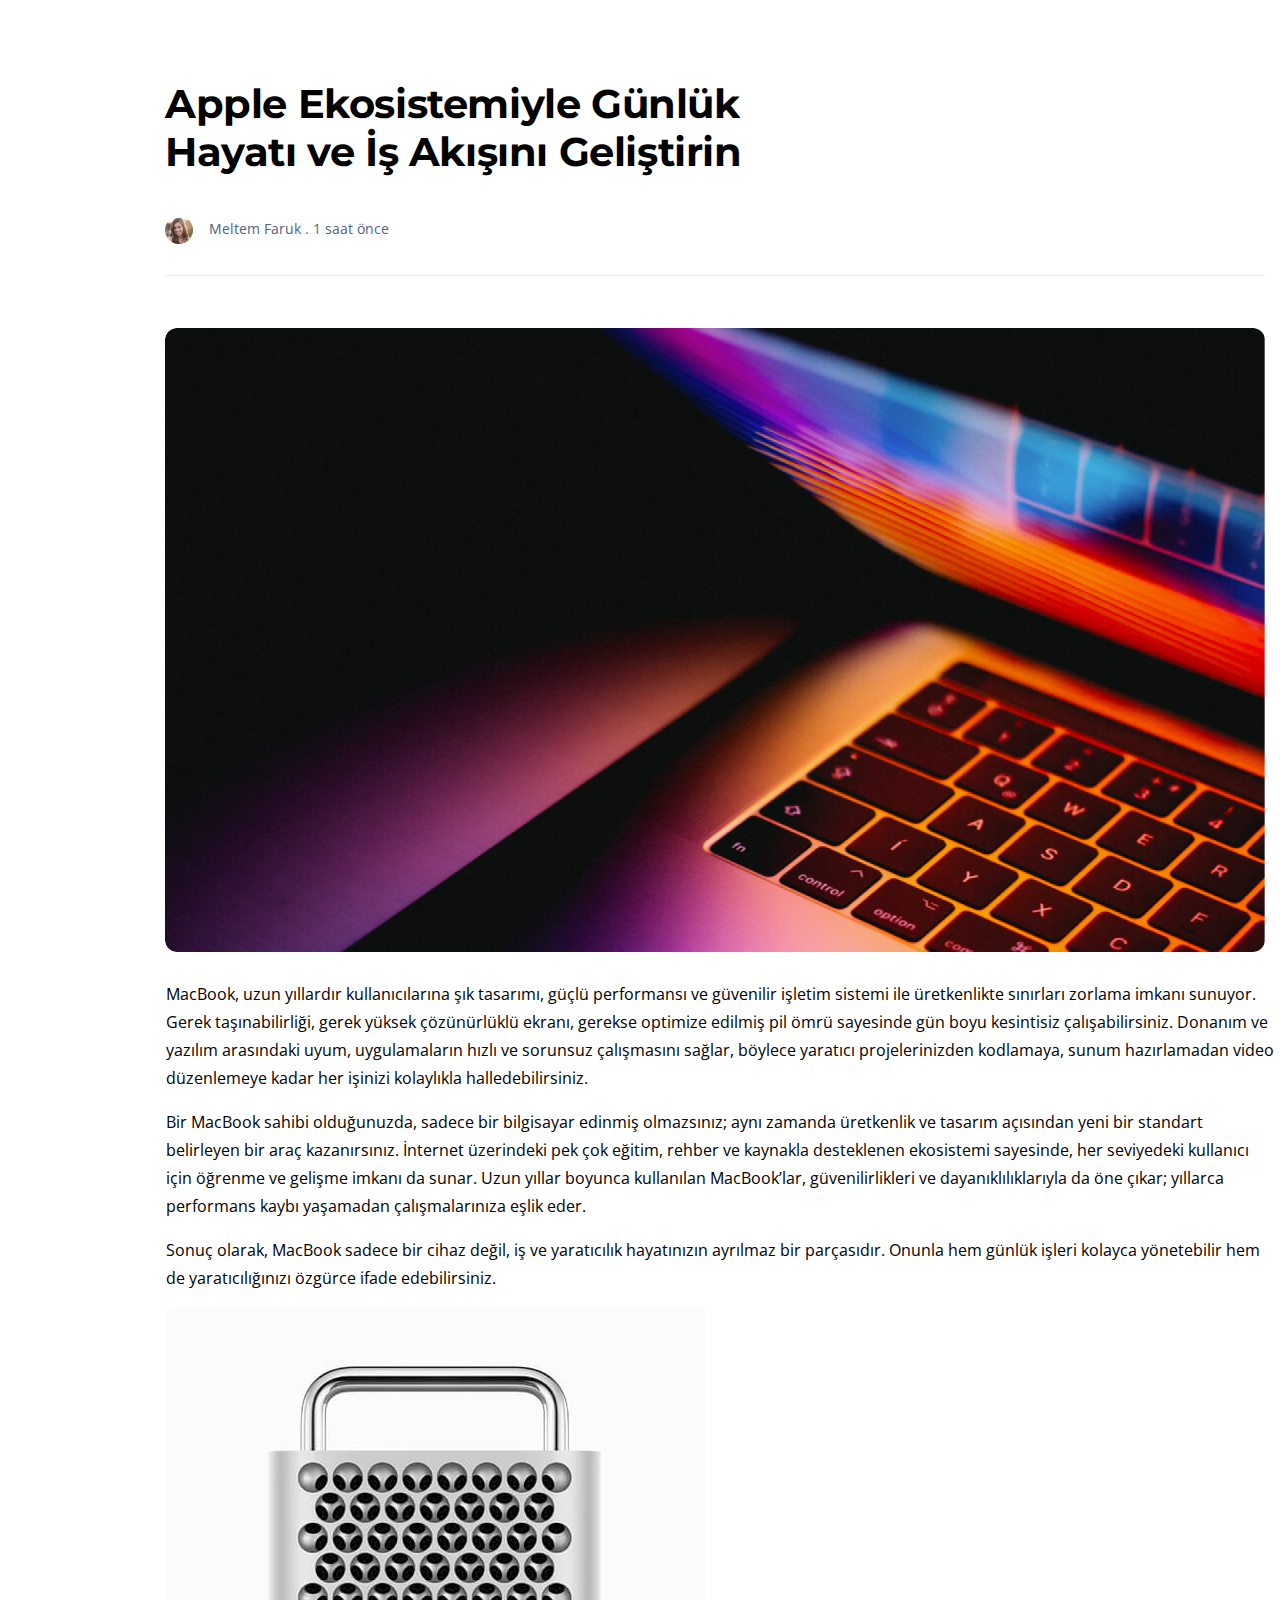
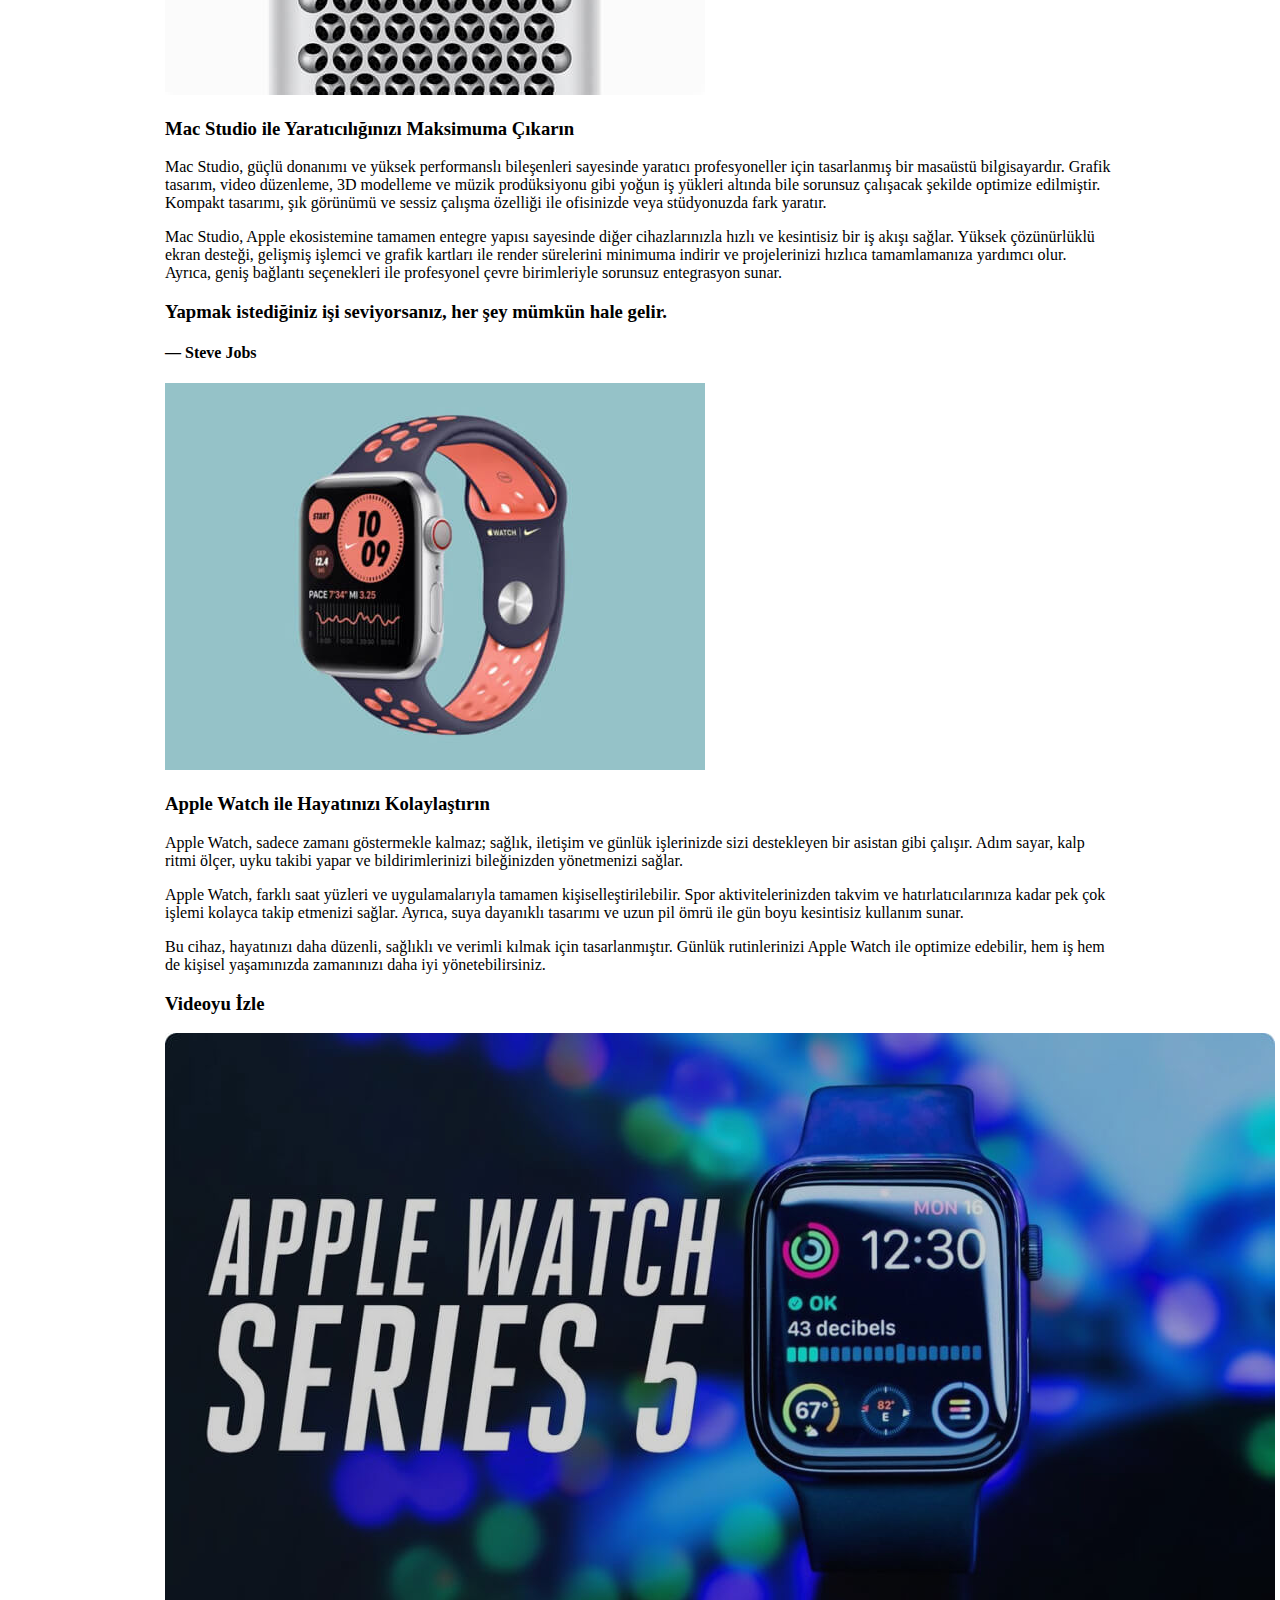
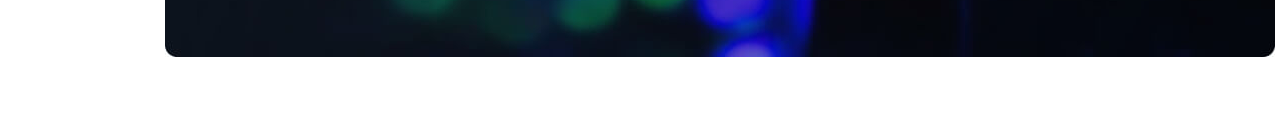
<file: index.html>
<!DOCTYPE html>
<html lang="tr">

<head>
  <meta charset="UTF-8">
  <meta name="viewport" content="width=device-width, initial-scale=1.0">
  <title>Blog Page</title>
  <link rel="stylesheet" href="assets/css/blogPage.css">
  <link href="https://fonts.googleapis.com/css2?family=Open+Sans:wght@400;600;700&display=swap" rel="stylesheet">
  <link href="https://fonts.googleapis.com/css2?family=Montserrat:wght@400;500;600;700&display=swap" rel="stylesheet">

</head>

<body>
  <main>
    <!-- Head Start -->
    <div class="container">
      <div class="appleSection">
        <h1 class="apple">Apple Ekosistemiyle Günlük Hayatı ve
          İş Akışını Geliştirin</h1>
        <img class="appleContentImg" src="assets/img/avatar.png" alt="">
        <p class="appleContentText">Meltem Faruk . 1 saat önce </p>
        <hr class="border">
      </div>
      <!-- Head End -->

      <!-- Mac Content Start -->
      <div>
        <img class="mac" src="assets/img/macbook.jpg" alt="Macbook gorseli">
        <div class="macText">
          <p>MacBook, uzun yıllardır kullanıcılarına şık tasarımı, güçlü performansı ve güvenilir işletim sistemi ile
            üretkenlikte sınırları zorlama imkanı sunuyor. Gerek taşınabilirliği, gerek yüksek çözünürlüklü ekranı,
            gerekse optimize edilmiş pil ömrü sayesinde gün boyu kesintisiz çalışabilirsiniz. Donanım ve yazılım
            arasındaki uyum, uygulamaların hızlı ve sorunsuz çalışmasını sağlar, böylece yaratıcı projelerinizden
            kodlamaya, sunum hazırlamadan video düzenlemeye kadar her işinizi kolaylıkla halledebilirsiniz.</p>

          <p>Bir MacBook sahibi olduğunuzda, sadece bir bilgisayar edinmiş olmazsınız; aynı zamanda üretkenlik ve
            tasarım
            açısından yeni bir standart belirleyen bir araç kazanırsınız. İnternet üzerindeki pek çok eğitim, rehber ve
            kaynakla desteklenen ekosistemi sayesinde, her seviyedeki kullanıcı için öğrenme ve gelişme imkanı da sunar.
            Uzun yıllar boyunca kullanılan MacBook’lar, güvenilirlikleri ve dayanıklılıklarıyla da öne çıkar; yıllarca
            performans kaybı yaşamadan çalışmalarınıza eşlik eder.</p>

          <p>Sonuç olarak, MacBook sadece bir cihaz değil, iş ve yaratıcılık hayatınızın ayrılmaz bir parçasıdır. Onunla
            hem günlük işleri kolayca yönetebilir hem de yaratıcılığınızı özgürce ifade edebilirsiniz. </p>
        </div>
      </div>
      <!-- Mac Content End -->

      <!-- Mac Studio Content Start -->
      <div class="macStudio">
        <img class="studioImg" src="assets/img/macStudio.jpg" alt="Mac Studio Gorseli">
        <h3 class="studioH3" >Mac Studio ile Yaratıcılığınızı Maksimuma Çıkarın</h3>
        <div class="studioText">
          <p>Mac Studio, güçlü donanımı ve yüksek performanslı bileşenleri sayesinde yaratıcı profesyoneller için
            tasarlanmış bir masaüstü bilgisayardır. Grafik tasarım, video düzenleme, 3D modelleme ve müzik prodüksiyonu
            gibi yoğun iş yükleri altında bile sorunsuz çalışacak şekilde optimize edilmiştir. Kompakt tasarımı, şık
            görünümü ve sessiz çalışma özelliği ile ofisinizde veya stüdyonuzda fark yaratır.</p>

          <p>Mac Studio, Apple ekosistemine tamamen entegre yapısı sayesinde diğer cihazlarınızla hızlı ve kesintisiz
            bir
            iş akışı sağlar. Yüksek çözünürlüklü ekran desteği, gelişmiş işlemci ve grafik kartları ile render
            sürelerini
            minimuma indirir ve projelerinizi hızlıca tamamlamanıza yardımcı olur. Ayrıca, geniş bağlantı seçenekleri
            ile
            profesyonel çevre birimleriyle sorunsuz entegrasyon sunar.</p>
        </div>
      </div>
      <!-- Mac Studio Content End -->
      
      <!-- Motto Content Start -->
      <div class="mottoBG">
        <div>
          <h3 class="mottoH3" >Yapmak istediğiniz işi seviyorsanız, her şey mümkün hale gelir.</h3>
          <h4 class="mottoH4">― Steve Jobs</h4>
        </div>
      </div>
      <!-- Motto Content End -->

      <!-- Apple Watch Content Start -->
       <div class="appleWatch">
        <img class="watchImg" src="assets/img/watch.jpg" alt="Apple Watch Gorseli">
        <h3 class="watchH3" >Apple Watch ile Hayatınızı Kolaylaştırın</h3>
        <div class="watchText">
          <p>Apple Watch, sadece zamanı göstermekle kalmaz; sağlık, iletişim ve günlük işlerinizde sizi destekleyen bir asistan gibi çalışır. Adım sayar, kalp ritmi ölçer, uyku takibi yapar ve bildirimlerinizi bileğinizden yönetmenizi sağlar.</p>

          <p>Apple Watch, farklı saat yüzleri ve uygulamalarıyla tamamen kişiselleştirilebilir. Spor aktivitelerinizden takvim ve hatırlatıcılarınıza kadar pek çok işlemi kolayca takip etmenizi sağlar. Ayrıca, suya dayanıklı tasarımı ve uzun pil ömrü ile gün boyu kesintisiz kullanım sunar. </p>

          <p>Bu cihaz, hayatınızı daha düzenli, sağlıklı ve verimli kılmak için tasarlanmıştır. Günlük rutinlerinizi Apple Watch ile optimize edebilir, hem iş hem de kişisel yaşamınızda zamanınızı daha iyi yönetebilirsiniz.</p>
        </div>
      </div>  
      <!-- Apple Watch Content End -->

      <div class="series5Container">
        <h3 class="seriesTitle">Videoyu İzle</h3>
        <img class="seriesImg" src="assets/img/watchSeries5.jpg" alt="">
        <img class="seriesIcon" src="assets/img/playButton.png" alt="">
      </div>

    </div>
  </main>
</body>

</html>
</file>
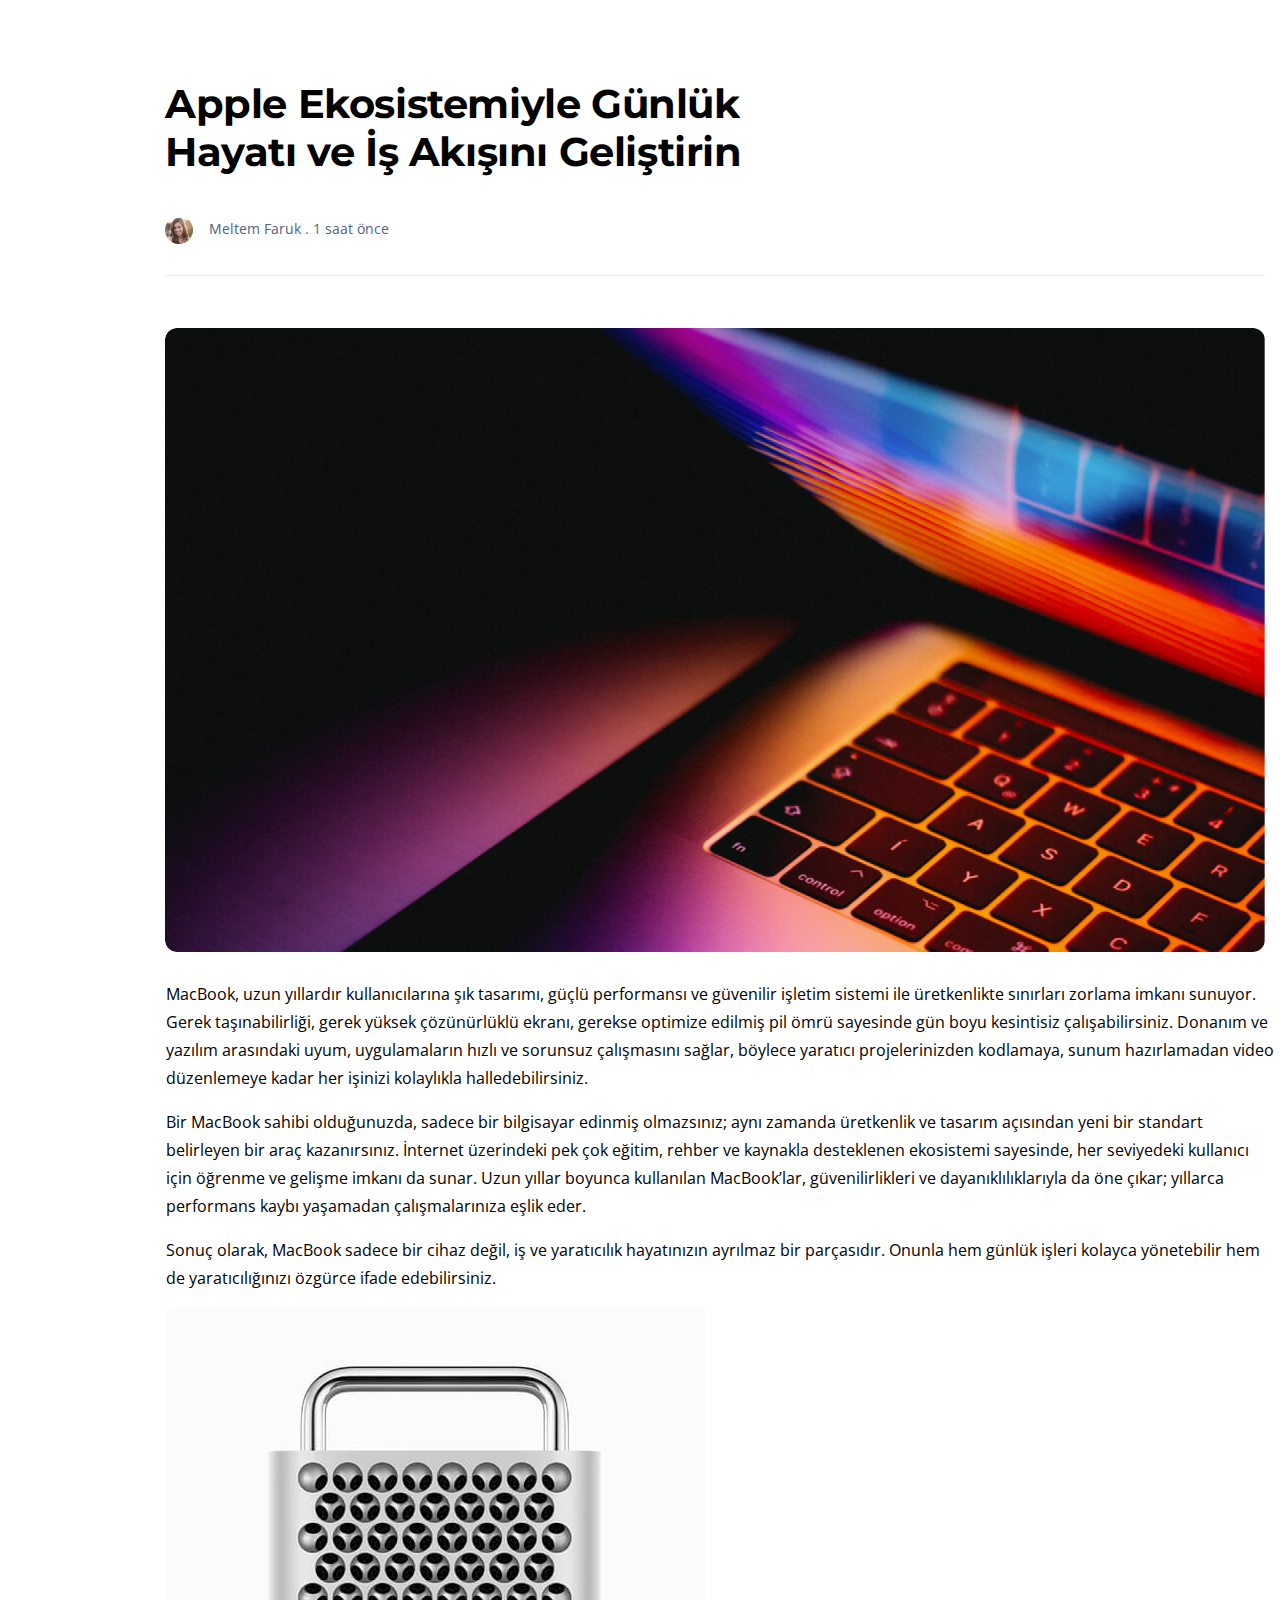
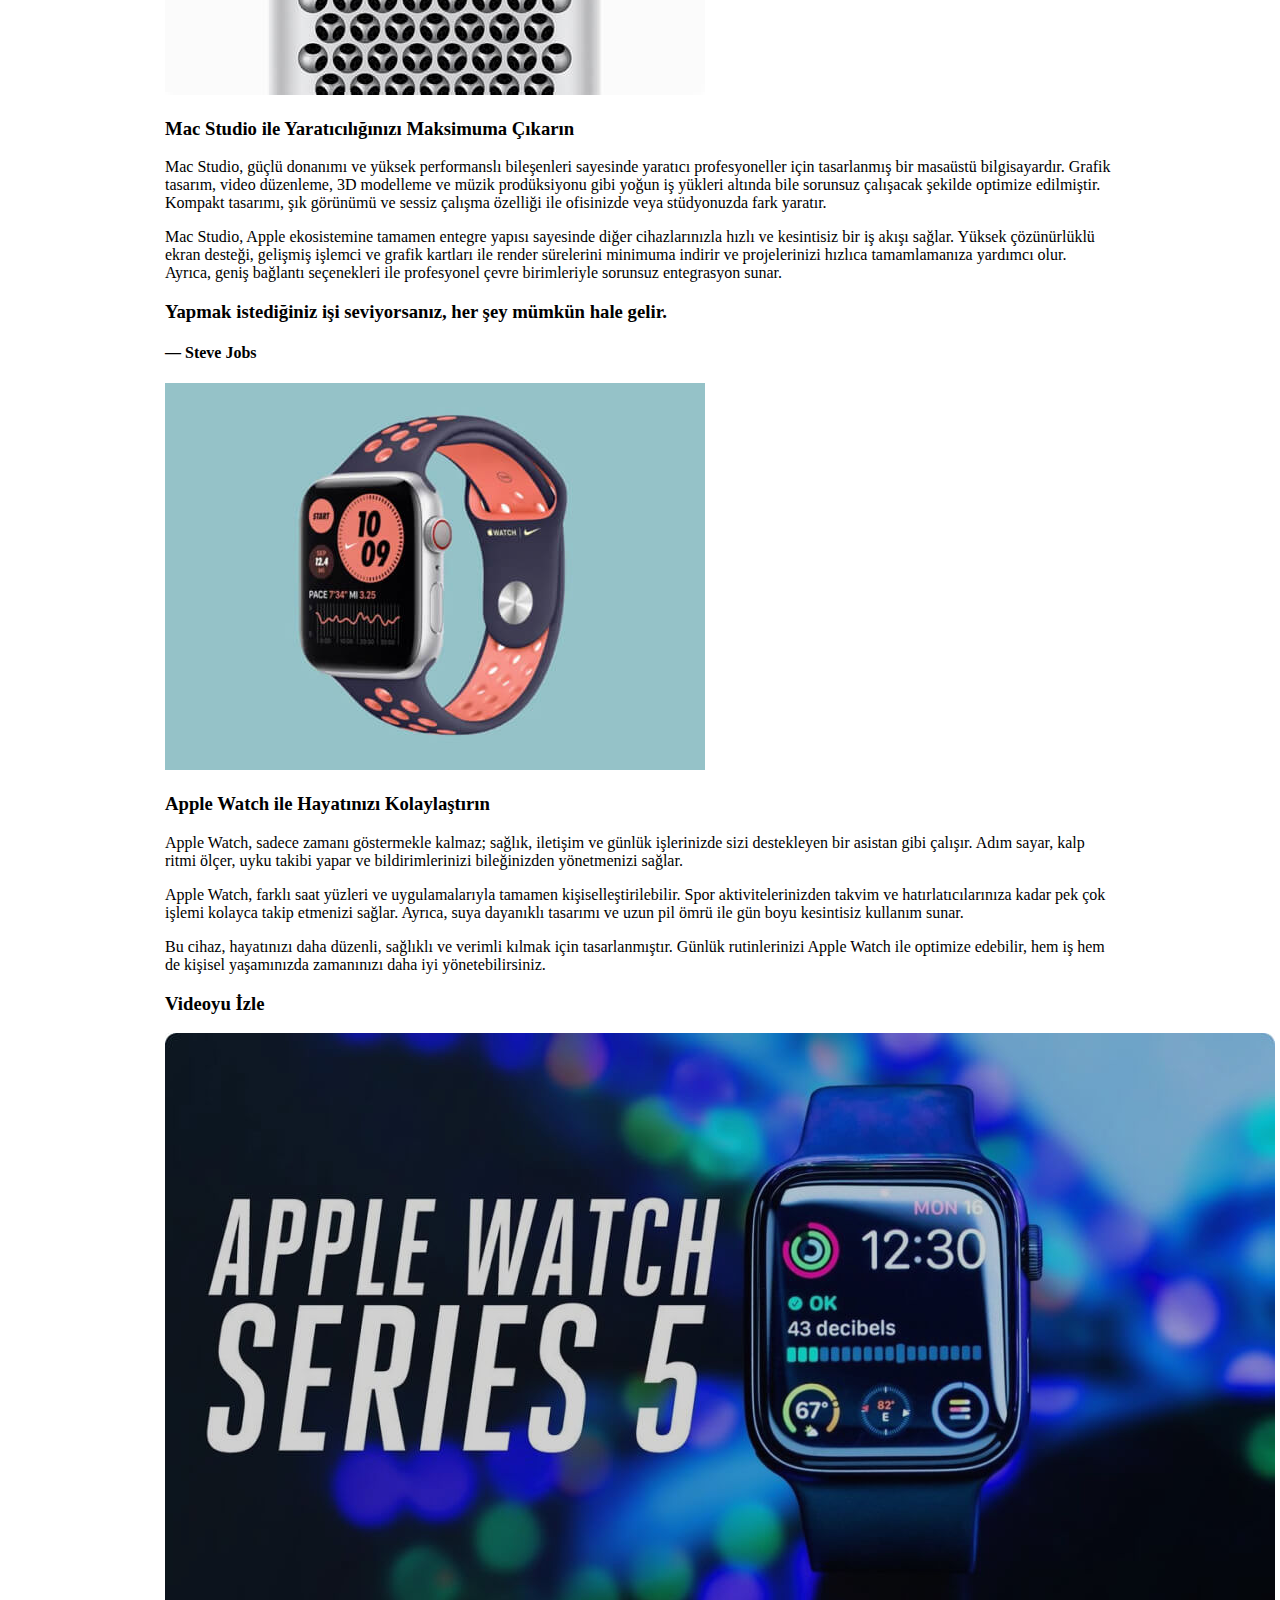
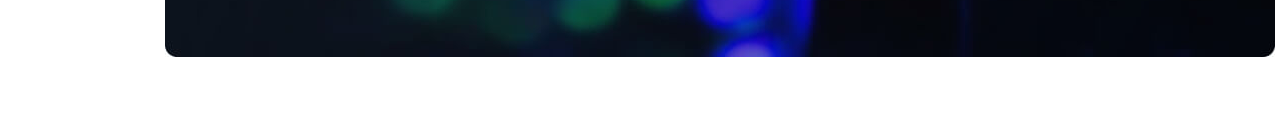
<file: blogPage.html>
<!DOCTYPE html>
<html lang="tr">

<head>
  <meta charset="UTF-8">
  <meta name="viewport" content="width=device-width, initial-scale=1.0">
  <title>Blog Page</title>
  <link rel="stylesheet" href="/assets/css/blogPage.css">
  <link href="https://fonts.googleapis.com/css2?family=Open+Sans:wght@400;600;700&display=swap" rel="stylesheet">
  <link href="https://fonts.googleapis.com/css2?family=Montserrat:wght@400;500;600;700&display=swap" rel="stylesheet">

</head>

<body>
  <main>
    <!-- Head Start -->
    <div class="container">
      <div class="appleSection">
        <h1 class="apple">Apple Ekosistemiyle Günlük Hayatı ve
          İş Akışını Geliştirin</h1>
        <img class="appleContentImg" src="assets/img/avatar.png" alt="">
        <p class="appleContentText">Meltem Faruk . 1 saat önce </p>
        <hr class="border">
      </div>
      <!-- Head End -->

      <!-- Mac Content Start -->
      <div>
        <img class="mac" src="/assets/img/macbook.jpg" alt="Macbook gorseli">
        <div class="macText">
          <p>MacBook, uzun yıllardır kullanıcılarına şık tasarımı, güçlü performansı ve güvenilir işletim sistemi ile
            üretkenlikte sınırları zorlama imkanı sunuyor. Gerek taşınabilirliği, gerek yüksek çözünürlüklü ekranı,
            gerekse optimize edilmiş pil ömrü sayesinde gün boyu kesintisiz çalışabilirsiniz. Donanım ve yazılım
            arasındaki uyum, uygulamaların hızlı ve sorunsuz çalışmasını sağlar, böylece yaratıcı projelerinizden
            kodlamaya, sunum hazırlamadan video düzenlemeye kadar her işinizi kolaylıkla halledebilirsiniz.</p>

          <p>Bir MacBook sahibi olduğunuzda, sadece bir bilgisayar edinmiş olmazsınız; aynı zamanda üretkenlik ve
            tasarım
            açısından yeni bir standart belirleyen bir araç kazanırsınız. İnternet üzerindeki pek çok eğitim, rehber ve
            kaynakla desteklenen ekosistemi sayesinde, her seviyedeki kullanıcı için öğrenme ve gelişme imkanı da sunar.
            Uzun yıllar boyunca kullanılan MacBook’lar, güvenilirlikleri ve dayanıklılıklarıyla da öne çıkar; yıllarca
            performans kaybı yaşamadan çalışmalarınıza eşlik eder.</p>

          <p>Sonuç olarak, MacBook sadece bir cihaz değil, iş ve yaratıcılık hayatınızın ayrılmaz bir parçasıdır. Onunla
            hem günlük işleri kolayca yönetebilir hem de yaratıcılığınızı özgürce ifade edebilirsiniz. </p>
        </div>
      </div>
      <!-- Mac Content End -->

      <!-- Mac Studio Content Start -->
      <div class="macStudio">
        <img class="studioImg" src="/assets/img/macStudio.jpg" alt="Mac Studio Gorseli">
        <h3 class="studioH3" >Mac Studio ile Yaratıcılığınızı Maksimuma Çıkarın</h3>
        <div class="studioText">
          <p>Mac Studio, güçlü donanımı ve yüksek performanslı bileşenleri sayesinde yaratıcı profesyoneller için
            tasarlanmış bir masaüstü bilgisayardır. Grafik tasarım, video düzenleme, 3D modelleme ve müzik prodüksiyonu
            gibi yoğun iş yükleri altında bile sorunsuz çalışacak şekilde optimize edilmiştir. Kompakt tasarımı, şık
            görünümü ve sessiz çalışma özelliği ile ofisinizde veya stüdyonuzda fark yaratır.</p>

          <p>Mac Studio, Apple ekosistemine tamamen entegre yapısı sayesinde diğer cihazlarınızla hızlı ve kesintisiz
            bir
            iş akışı sağlar. Yüksek çözünürlüklü ekran desteği, gelişmiş işlemci ve grafik kartları ile render
            sürelerini
            minimuma indirir ve projelerinizi hızlıca tamamlamanıza yardımcı olur. Ayrıca, geniş bağlantı seçenekleri
            ile
            profesyonel çevre birimleriyle sorunsuz entegrasyon sunar.</p>
        </div>
      </div>
      <!-- Mac Studio Content End -->
      
      <!-- Motto Content Start -->
      <div class="mottoBG">
        <div>
          <h3 class="mottoH3" >Yapmak istediğiniz işi seviyorsanız, her şey mümkün hale gelir.</h3>
          <h4 class="mottoH4">― Steve Jobs</h4>
        </div>
      </div>
      <!-- Motto Content End -->

      <!-- Apple Watch Content Start -->
       <div class="appleWatch">
        <img class="watchImg" src="/assets/img/watch.jpg" alt="Apple Watch Gorseli">
        <h3 class="watchH3" >Apple Watch ile Hayatınızı Kolaylaştırın</h3>
        <div class="watchText">
          <p>Apple Watch, sadece zamanı göstermekle kalmaz; sağlık, iletişim ve günlük işlerinizde sizi destekleyen bir asistan gibi çalışır. Adım sayar, kalp ritmi ölçer, uyku takibi yapar ve bildirimlerinizi bileğinizden yönetmenizi sağlar.</p>

          <p>Apple Watch, farklı saat yüzleri ve uygulamalarıyla tamamen kişiselleştirilebilir. Spor aktivitelerinizden takvim ve hatırlatıcılarınıza kadar pek çok işlemi kolayca takip etmenizi sağlar. Ayrıca, suya dayanıklı tasarımı ve uzun pil ömrü ile gün boyu kesintisiz kullanım sunar. </p>

          <p>Bu cihaz, hayatınızı daha düzenli, sağlıklı ve verimli kılmak için tasarlanmıştır. Günlük rutinlerinizi Apple Watch ile optimize edebilir, hem iş hem de kişisel yaşamınızda zamanınızı daha iyi yönetebilirsiniz.</p>
        </div>
      </div>  
      <!-- Apple Watch Content End -->

      <div class="series5Container">
        <h3 class="seriesTitle">Videoyu İzle</h3>
        <img class="seriesImg" src="/assets/img/watchSeries5.jpg" alt="">
        <img class="seriesIcon" src="/assets/img/playButton.png" alt="">
      </div>

    </div>
  </main>
</body>

</html>
</file>
<file: assets/css/blogPage.css>
body {
  box-sizing: border-box;
  margin: 0;
  padding: 0;
}

.container{
  max-width: 1440px;
  margin-inline: 165px;
}

/* Head Start */
.appleSection{
  width: 1100px;
  margin-top: 80px;
}

.apple {
  font-family: Montserrat;
  font-weight: 700;
  font-size: 40px;
  line-height: 48px;
  letter-spacing: -0.4px;
  width: 650px;
}

.appleContentImg{
  vertical-align: middle;
}


.appleContentText{
  display: inline-block;
  padding-left: 12px;
  color: #52647C;
  font-family: Open Sans;
  font-weight: 400;
  font-size: 14px;
  line-height: 24px;
}

.border {
    border: none;
    border-bottom: 1px solid #EAEAEA;
    padding-top: 12px;
}
/* Head End/

/* Mac Content Start */
.mac{
  width: 1100px;
  height: 624px;
  margin-top: 44px;
  opacity: 1;
  border-radius: 12px;
}

.macText{
  margin-top: 24px;
  margin-left: 1px;
  font-family: Open Sans;
  line-height: 28px;
  width: 1112px;
  font-weight: 400;
  font-size: 16px;
}
/* Mac Content End */
</file>
